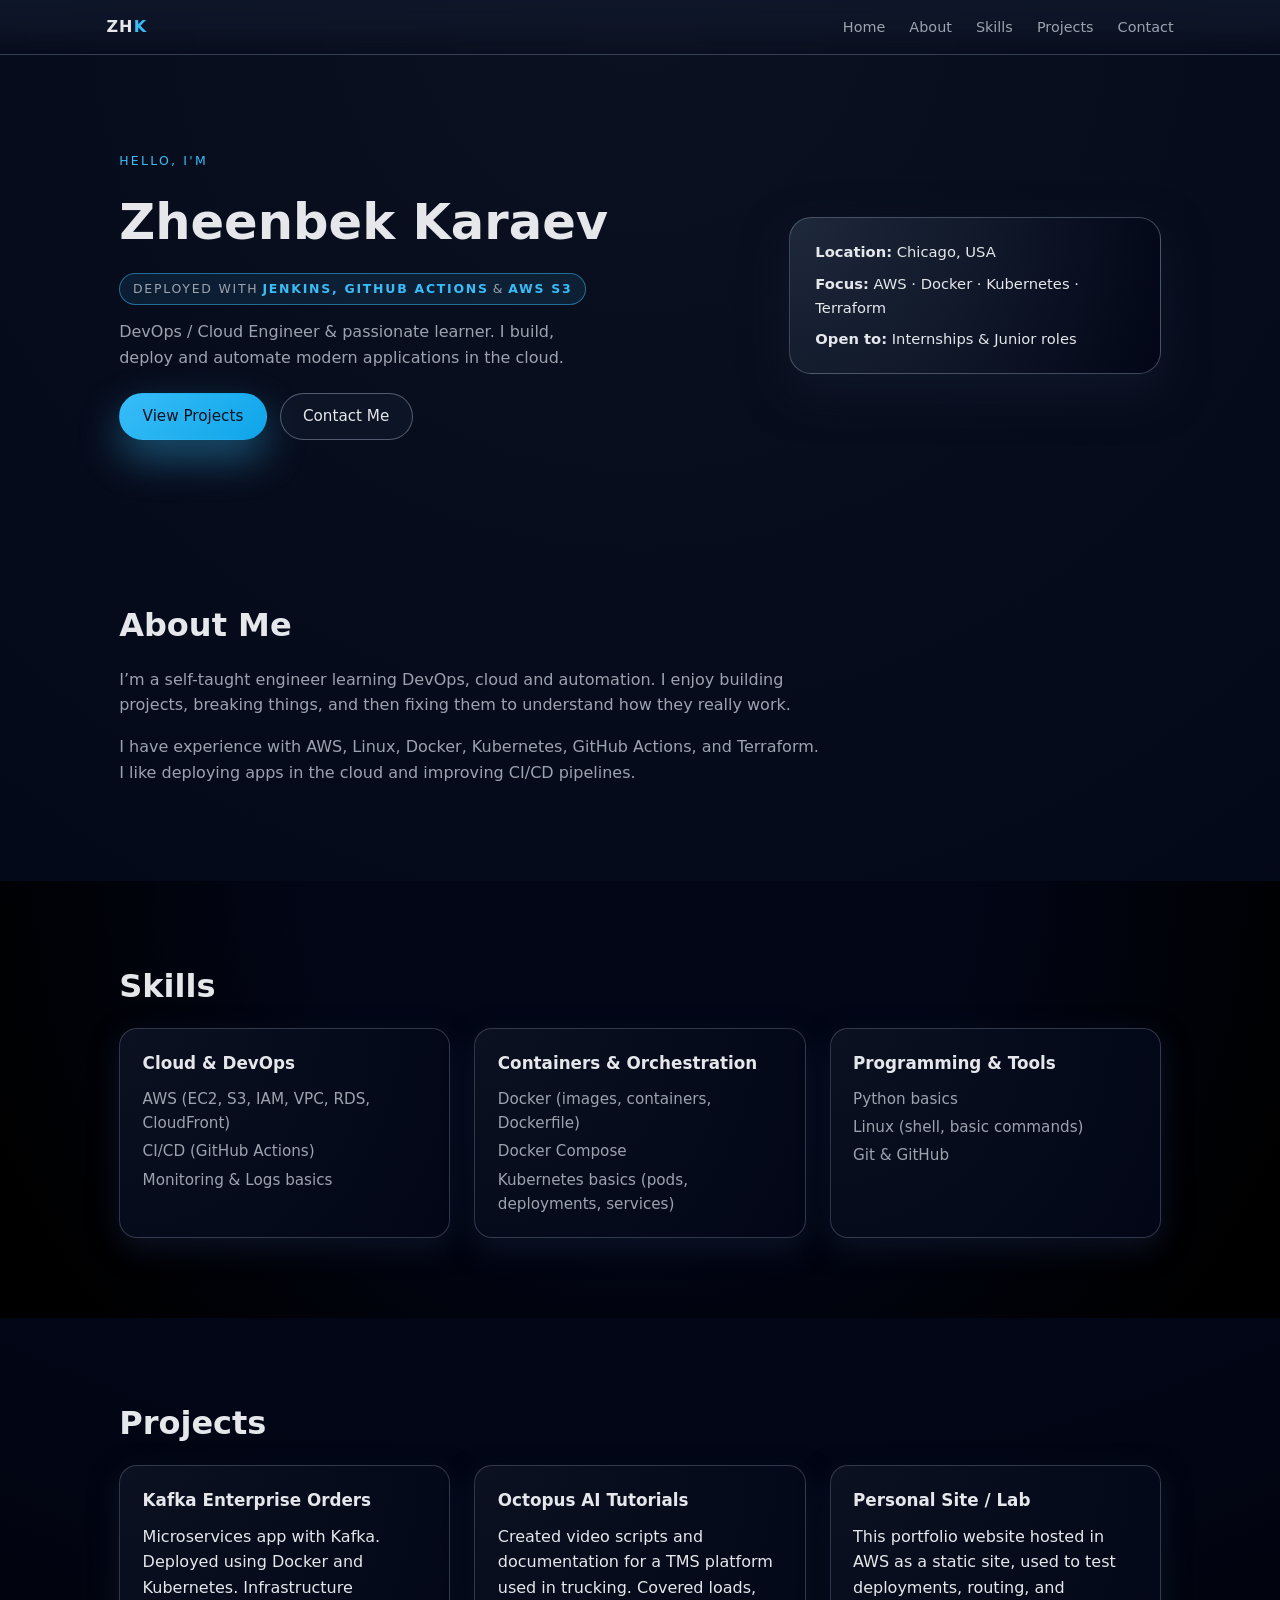
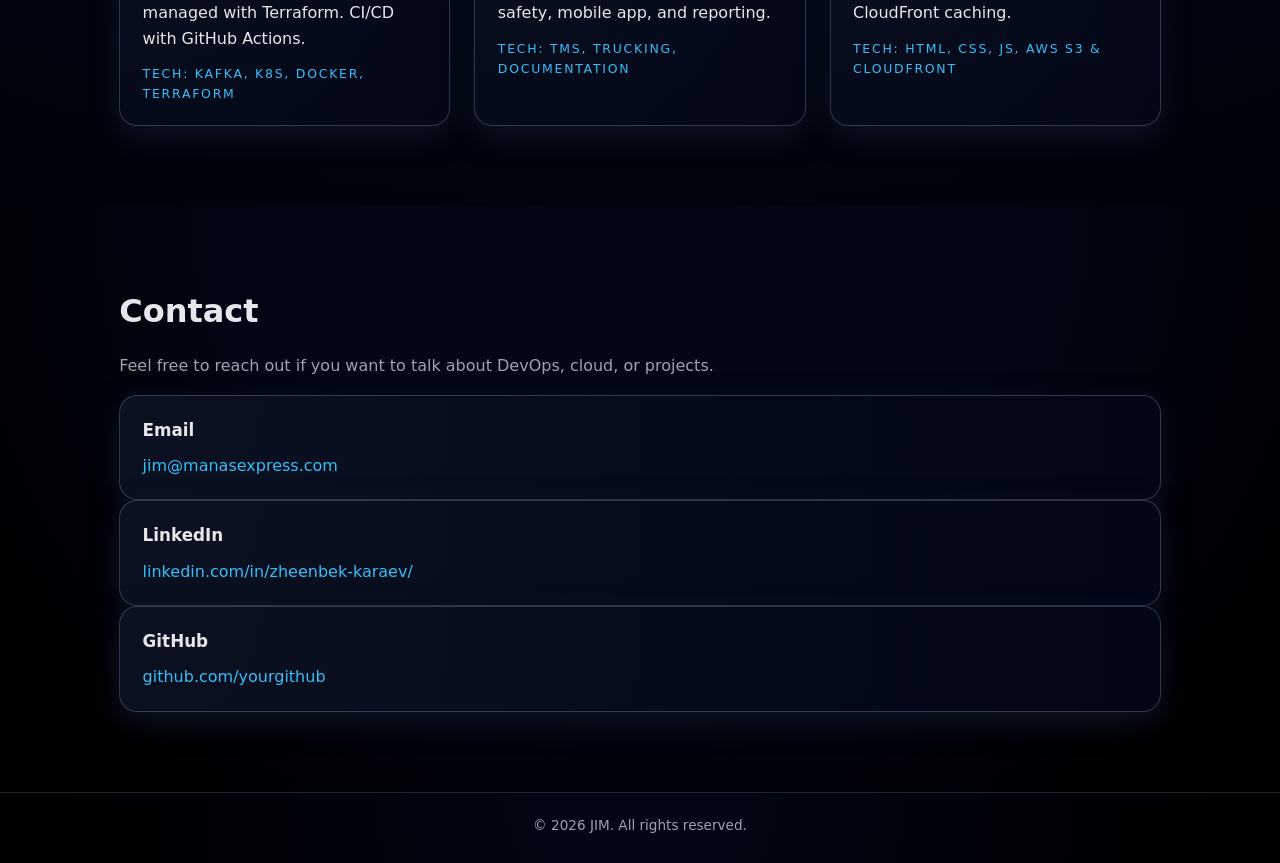
<file: index.html>
<!DOCTYPE html>
<html lang="en">
<head>
  <meta charset="UTF-8" />
  <meta name="viewport" content="width=device-width, initial-scale=1.0" />
  <title>Jim's Portfolio </title>
  <link rel="stylesheet" href="styles.css" />
</head>
<body>
  <header class="header">
    <div class="container header-content">
      <div class="logo">ZH<span>K</span></div>
      <nav class="nav" id="nav">
        <a href="#home">Home</a>
        <a href="about.html">About</a>
        <a href="#skills">Skills</a>
        <a href="#projects">Projects</a>
        <a href="#contact">Contact</a>
      </nav>
      <button class="menu-btn" id="menuBtn">☰</button>
    </div>
  </header>

  <main>
    <!-- HERO / HOME -->
    <section id="home" class="section hero">
  <div class="container hero-content">
    <div>
      <p class="hero-subtitle">Hello, I'm</p>
      <h1 class="hero-title">Zheenbek Karaev</h1>

      <!-- NEW BADGE -->
      <div class="ci-badge">
        Deployed with <span>JENKINS, GitHub Actions</span> &amp; <span>AWS S3</span> </div>

      <p class="hero-text">
        DevOps / Cloud Engineer &amp; passionate learner.  
        I build, deploy and automate modern applications in the cloud.
      </p>
      <div class="hero-buttons">
        <a href="#projects" class="btn primary">View Projects</a>
        <a href="#contact" class="btn secondary">Contact Me</a>
      </div>
    </div>
   <div class="hero-card">
          <p><strong>Location:</strong> Chicago, USA</p>
          <p><strong>Focus:</strong> AWS · Docker · Kubernetes · Terraform</p>
          <p><strong>Open to:</strong> Internships & Junior roles</p>
        </div>
      </div>
    </section>

    <!-- ABOUT -->
    <section id="about" class="section">
      <div class="container">
        <h2 class="section-title">About Me</h2>
        <p class="section-text">
          I’m a self-taught engineer learning DevOps, cloud and automation.
          I enjoy building projects, breaking things, and then fixing them
          to understand how they really work.
        </p>
        <p class="section-text">
          I have experience with AWS, Linux, Docker, Kubernetes, GitHub Actions,
          and Terraform. I like deploying apps in the cloud and improving CI/CD pipelines.
        </p>
      </div>
    </section>

    <!-- SKILLS -->
    <section id="skills" class="section section-alt">
      <div class="container">
        <h2 class="section-title">Skills</h2>
        <div class="grid skills-grid">
          <div class="card">
            <h3>Cloud & DevOps</h3>
            <ul>
              <li>AWS (EC2, S3, IAM, VPC, RDS, CloudFront)</li>
              <li>CI/CD (GitHub Actions)</li>
              <li>Monitoring & Logs basics</li>
            </ul>
          </div>
          <div class="card">
            <h3>Containers & Orchestration</h3>
            <ul>
              <li>Docker (images, containers, Dockerfile)</li>
              <li>Docker Compose</li>
              <li>Kubernetes basics (pods, deployments, services)</li>
            </ul>
          </div>
          <div class="card">
            <h3>Programming & Tools</h3>
            <ul>
              <li>Python basics</li>
              <li>Linux (shell, basic commands)</li>
              <li>Git & GitHub</li>
            </ul>
          </div>
        </div>
      </div>
    </section>

    <!-- PROJECTS -->
    <section id="projects" class="section">
      <div class="container">
        <h2 class="section-title">Projects</h2>
        <div class="grid project-grid">
          <div class="card">
            <h3>Kafka Enterprise Orders</h3>
            <p>
              Microservices app with Kafka. Deployed using Docker and Kubernetes.
              Infrastructure managed with Terraform. CI/CD with GitHub Actions.
            </p>
            <p class="tag">Tech: Kafka, K8s, Docker, Terraform</p>
            <!-- <a href="https://github.com/your-repo" target="_blank" class="link">View on GitHub</a> -->
          </div>
          <div class="card">
            <h3>Octopus AI Tutorials</h3>
            <p>
              Created video scripts and documentation for a TMS platform used in trucking.
              Covered loads, safety, mobile app, and reporting.
            </p>
            <p class="tag">Tech: TMS, Trucking, Documentation</p>
          </div>
          <div class="card">
            <h3>Personal Site / Lab</h3>
            <p>
              This portfolio website hosted in AWS as a static site, used to test
              deployments, routing, and CloudFront caching.
            </p>
            <p class="tag">Tech: HTML, CSS, JS, AWS S3 & CloudFront</p>
          </div>
        </div>
      </div>
    </section>

    <!-- CONTACT -->
    <section id="contact" class="section section-alt">
      <div class="container">
        <h2 class="section-title">Contact</h2>
        <p class="section-text">
          Feel free to reach out if you want to talk about DevOps, cloud, or projects.
        </p>
        <div class="contact-grid">
          <div class="card">
            <h3>Email</h3>
            <p><a href="mailto:jim@manasexpress.com">jim@manasexpress.com</a></p>
          </div>
          <div class="card">
            <h3>LinkedIn</h3>
            <p><a href="https://www.linkedin.com/in/zheenbek-karaev/" target="_blank">linkedin.com/in/zheenbek-karaev/</a></p>
          </div>
          <div class="card">
            <h3>GitHub</h3>
            <p><a href="https://github.com/juzonb1r” target="_blank">github.com/yourgithub</a></p>
          </div>
        </div>
      </div>
    </section>
  </main>

  <footer class="footer">
    <div class="container footer-content">
      <p>© <span id="year"></span> JIM.  All rights reserved.</p>
    </div>
  </footer>

  <script src="script.js"></script>
</body>
</html>
</file>
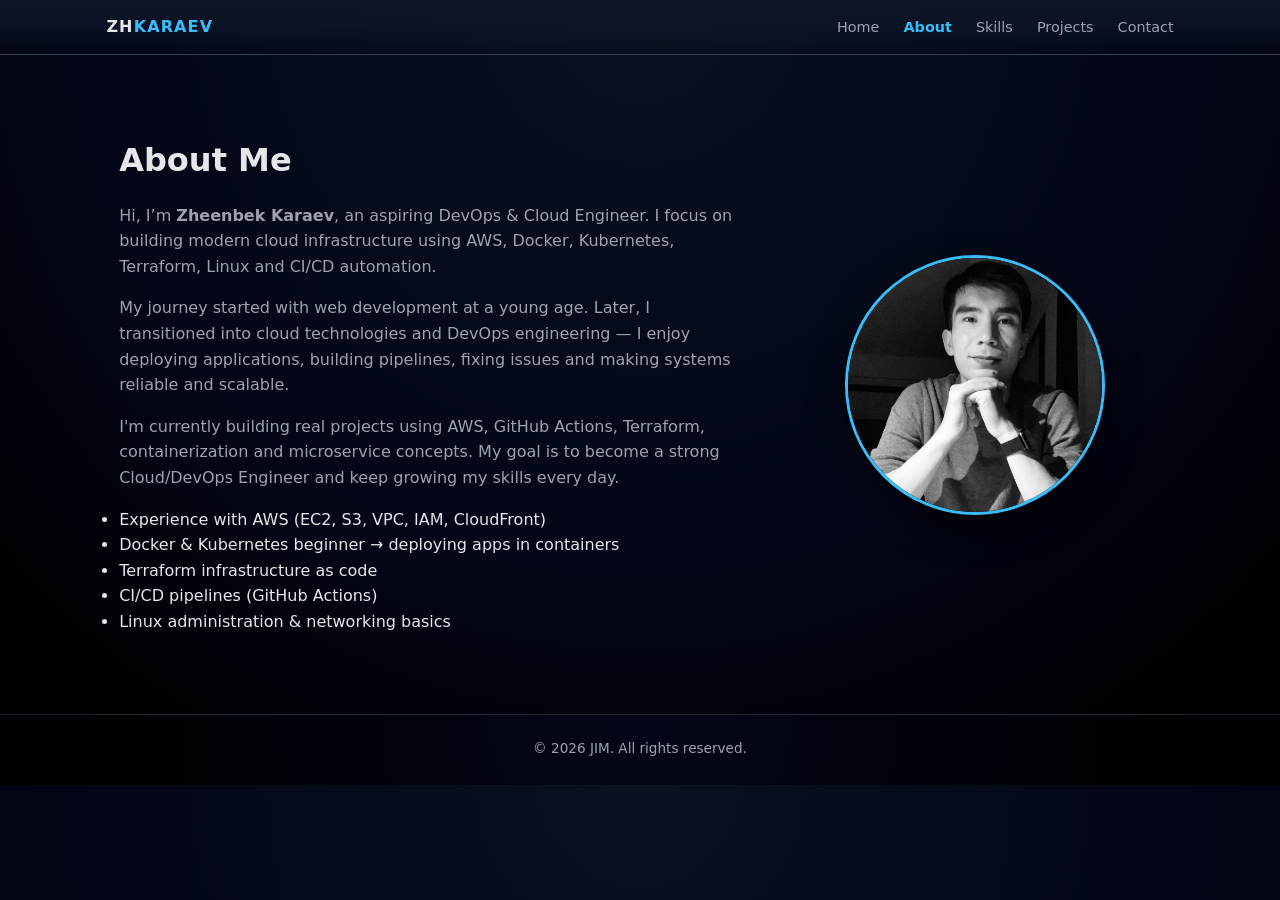
<file: about.html>
<!DOCTYPE html>
<html lang="en">
<head>
  <meta charset="UTF-8" />
  <meta name="viewport" content="width=device-width, initial-scale=1.0" />
  <title>About Me - Zheenbek Karaev</title>
  <link rel="stylesheet" href="styles.css" />
</head>

<body>
  <!-- HEADER -->
  <header class="header">
    <div class="container header-content">
      <div class="logo">ZH<span>KARAEV</span></div>

      <nav class="nav" id="nav">
        <a href="index.html#home">Home</a>
        <a href="about.html" class="active">About</a>
        <a href="index.html#skills">Skills</a>
        <a href="index.html#projects">Projects</a>
        <a href="index.html#contact">Contact</a>
      </nav>

      <button class="menu-btn" id="menuBtn">☰</button>
    </div>
  </header>

  <!-- MAIN CONTENT -->
  <main class="section">
    <div class="container about-grid">

      <div>
        <h1 class="section-title">About Me</h1>

        <p class="section-text">
          Hi, I’m <strong>Zheenbek Karaev</strong>, an aspiring DevOps &amp; Cloud Engineer.
          I focus on building modern cloud infrastructure using AWS, Docker, Kubernetes,
          Terraform, Linux and CI/CD automation.
        </p>

        <p class="section-text">
          My journey started with web development at a young age. Later, I transitioned
          into cloud technologies and DevOps engineering — I enjoy deploying applications,
          building pipelines, fixing issues and making systems reliable and scalable.
        </p>

        <p class="section-text">
          I'm currently building real projects using AWS, GitHub Actions, Terraform,
          containerization and microservice concepts. My goal is to become a strong
          Cloud/DevOps Engineer and keep growing my skills every day.
        </p>

        <ul class="about-list">
          <li>Experience with AWS (EC2, S3, VPC, IAM, CloudFront)</li>
          <li>Docker & Kubernetes beginner → deploying apps in containers</li>
          <li>Terraform infrastructure as code</li>
          <li>CI/CD pipelines (GitHub Actions)</li>
          <li>Linux administration & networking basics</li>
        </ul>
      </div>

      <div class="about-photo-wrapper">
        <img src="img/1234.jpg" alt="Zheenbek Karaev" class="profile-photo">
      </div>

    </div>
  </main>

  <!-- FOOTER -->
  <footer class="footer">
    <div class="container footer-content">
      <p>© <span id="year"></span> JIM. All rights reserved.</p>
    </div>
  </footer>

  <script src="script.js"></script>
</body>
</html>
</file>
<file: styles.css>
/* ===== Base styles ===== */
*,
*::before,
*::after {
  box-sizing: border-box;
  margin: 0;
  padding: 0;
}

:root {
  --bg: #050816;
  --bg-alt: #0f172a;
  --accent: #38bdf8;
  --accent-soft: rgba(56, 189, 248, 0.1);
  --text: #e5e7eb;
  --muted: #9ca3af;
  --card-bg: #020617;
  --border: rgba(148, 163, 184, 0.3);
  --radius-lg: 18px;
  --shadow-soft: 0 18px 45px rgba(15, 23, 42, 0.9);
}

body {
  font-family: system-ui, -apple-system, BlinkMacSystemFont, "Segoe UI",
    sans-serif;
  background: radial-gradient(circle at top, #0b1120, #020617 55%, #000 90%);
  color: var(--text);
  line-height: 1.6;
}

/* ===== Layout ===== */
.container {
  width: 100%;
  max-width: 1080px;
  margin: 0 auto;
  padding: 0 1.2rem;
}

.section {
  padding: 5rem 0;
}

.section-alt {
  background: radial-gradient(circle at top, #020617, #020617 40%, #000 90%);
}

.section-title {
  font-size: 2rem;
  margin-bottom: 1rem;
  font-weight: 700;
}

.section-text {
  color: var(--muted);
  max-width: 700px;
  margin-bottom: 1rem;
}

/* ===== Header ===== */
.header {
  position: sticky;
  top: 0;
  z-index: 50;
  backdrop-filter: blur(18px);
  background: linear-gradient(
    to bottom,
    rgba(15, 23, 42, 0.9),
    rgba(15, 23, 42, 0.7),
    transparent
  );
  border-bottom: 1px solid rgba(148, 163, 184, 0.3);
}

.header-content {
  display: flex;
  align-items: center;
  justify-content: space-between;
  padding: 0.9rem 0.4rem;
}

.logo {
  font-weight: 700;
  letter-spacing: 0.07em;
  text-transform: uppercase;
  font-size: 1rem;
}

.logo span {
  color: var(--accent);
}

.nav {
  display: flex;
  gap: 1.5rem;
  align-items: center;
}

.nav a {
  color: var(--muted);
  text-decoration: none;
  font-size: 0.9rem;
  position: relative;
}

.nav a::after {
  content: "";
  position: absolute;
  left: 0;
  bottom: -0.25rem;
  width: 0;
  height: 2px;
  background: var(--accent);
  transition: width 0.2s ease;
}

.nav a:hover {
  color: var(--text);
}

.nav a:hover::after {
  width: 100%;
}

/* Mobile menu button */
.menu-btn {
  display: none;
  background: transparent;
  border: none;
  font-size: 1.6rem;
  color: var(--text);
  cursor: pointer;
}

/* ===== Hero ===== */
.hero {
  padding-top: 6rem;
}

.hero-content {
  display: grid;
  grid-template-columns: minmax(0, 2.2fr) minmax(0, 1.3fr);
  gap: 2.5rem;
  align-items: center;
}

.hero-subtitle {
  color: var(--accent);
  text-transform: uppercase;
  letter-spacing: 0.18em;
  font-size: 0.78rem;
  margin-bottom: 0.7rem;
}

.hero-title {
  font-size: clamp(2.3rem, 4vw, 3.1rem);
  font-weight: 800;
  margin-bottom: 0.7rem;
}

.hero-text {
  color: var(--muted);
  max-width: 480px;
  margin-bottom: 1.4rem;
}

.hero-buttons {
  display: flex;
  flex-wrap: wrap;
  gap: 0.8rem;
}

/* Buttons */
.btn {
  display: inline-flex;
  align-items: center;
  justify-content: center;
  padding: 0.65rem 1.4rem;
  border-radius: 999px;
  border: 1px solid transparent;
  text-decoration: none;
  font-size: 0.95rem;
  cursor: pointer;
  transition: transform 0.12s ease, box-shadow 0.12s ease,
    background-color 0.12s ease, border-color 0.12s ease;
  white-space: nowrap;
}

.btn.primary {
  background: linear-gradient(135deg, #38bdf8, #0ea5e9);
  color: #0b1120;
  box-shadow: 0 18px 40px rgba(56, 189, 248, 0.4);
}

.btn.primary:hover {
  transform: translateY(-1px);
  box-shadow: 0 24px 60px rgba(56, 189, 248, 0.45);
}

.btn.secondary {
  background: rgba(15, 23, 42, 0.8);
  color: var(--text);
  border-color: rgba(148, 163, 184, 0.5);
}

.btn.secondary:hover {
  background: rgba(15, 23, 42, 0.9);
}

/* Hero card */
.hero-card {
  background: radial-gradient(circle at top left, #1e293b, #020617);
  border-radius: 22px;
  border: 1px solid rgba(148, 163, 184, 0.4);
  padding: 1.4rem 1.6rem;
  box-shadow: var(--shadow-soft);
  font-size: 0.92rem;
}

.hero-card p + p {
  margin-top: 0.5rem;
}

/* ===== Grid & cards ===== */
.grid {
  display: grid;
  gap: 1.5rem;
}

.skills-grid {
  grid-template-columns: repeat(auto-fit, minmax(250px, 1fr));
}

.project-grid {
  grid-template-columns: repeat(auto-fit, minmax(270px, 1fr));
}

.contact-grid {
  grid-template-columns: repeat(auto-fit, minmax(200px, 1fr));
}

.card {
  background: radial-gradient(circle at top left, #0b1120, #020617);
  border-radius: var(--radius-lg);
  border: 1px solid var(--border);
  padding: 1.3rem 1.4rem;
  box-shadow: 0 10px 28px rgba(15, 23, 42, 0.8);
}

.card h3 {
  font-size: 1.05rem;
  margin-bottom: 0.6rem;
}

.card ul {
  list-style: none;
  color: var(--muted);
  font-size: 0.95rem;
}

.card ul li + li {
  margin-top: 0.25rem;
}

.tag {
  margin-top: 0.8rem;
  font-size: 0.78rem;
  text-transform: uppercase;
  letter-spacing: 0.14em;
  color: var(--accent);
}

.link {
  display: inline-block;
  margin-top: 0.6rem;
  font-size: 0.9rem;
  color: var(--accent);
  text-decoration: none;
}

.link:hover {
  text-decoration: underline;
}

/* ===== Contact ===== */
#contact a {
  color: var(--accent);
  text-decoration: none;
}

#contact a:hover {
  text-decoration: underline;
}

/* ===== Footer ===== */
.footer {
  border-top: 1px solid rgba(31, 41, 55, 0.9);
  padding: 1.4rem 0 1.6rem;
  background: radial-gradient(circle at top, #020617, #000 90%);
}

.footer-content {
  text-align: center;
  font-size: 0.85rem;
  color: var(--muted);
}

/* ===== Responsive ===== */
@media (max-width: 768px) {
  .hero-content {
    grid-template-columns: 1fr;
  }

  .hero-card {
    order: -1;
  }

  .nav {
    position: absolute;
    right: 1rem;
    top: 3.1rem;
    flex-direction: column;
    align-items: flex-start;
    background: rgba(15, 23, 42, 0.98);
    padding: 0.8rem 1rem;
    border-radius: 12px;
    border: 1px solid rgba(148, 163, 184, 0.4);
    display: none;
  }

  .nav.show {
    display: flex;
  }

  .menu-btn {
    display: block;
  }

  .header-content {
    padding-inline: 0;
  }
}

.about-grid {
  display: grid;
  grid-template-columns: 1.4fr 1fr;
  gap: 2rem;
  align-items: center;
}

@media (max-width: 768px) {
  .about-grid {
    grid-template-columns: 1fr;
  }
}

.ci-badge {
  display: inline-flex;
  align-items: center;
  gap: 0.25rem;
  margin-bottom: 0.9rem;
  padding: 0.3rem 0.8rem;
  border-radius: 999px;
  background: var(--accent-soft);
  border: 1px solid rgba(56, 189, 248, 0.5);
  font-size: 0.78rem;
  text-transform: uppercase;
  letter-spacing: 0.14em;
  color: var(--muted);
}

.ci-badge span {
  color: var(--accent);
  font-weight: 600;
}

.about-grid {
  display: grid;
  grid-template-columns: minmax(0, 1.6fr) minmax(0, 1fr);
  gap: 2.2rem;
  align-items: center;
}

.profile-photo {
  width: 260px;
  height: 260px;
  max-width: 100%;
  object-fit: cover;
  border-radius: 50%;
  border: 3px solid var(--accent);
  box-shadow: 0 14px 34px rgba(0, 0, 0, 0.6);
}

/* Мобильная адаптация */
@media (max-width: 768px) {
  .about-grid {
    grid-template-columns: 1fr;
    text-align: left;
  }

  .about-grid > div:last-child {
    display: flex;
    justify-content: center;
  }
}

.nav a.active {
  color: var(--accent);
  font-weight: 600;
}

.about-grid {
  display: grid;
  grid-template-columns: minmax(0, 1.7fr) minmax(0, 1fr);
  gap: 2.4rem;
  align-items: center;
}

/* Контейнер, чтобы картинка не растягивалась */
.about-photo-wrapper {
  display: flex;
  justify-content: center;
  align-items: center;
}

.profile-photo {
  width: 260px;          /* Фиксированная ширина */
  height: 260px;         /* Фиксированная высота */
  object-fit: cover;     /* Картинка не растягивается */
  border-radius: 50%;    /* Делаем круглую */
  border: 3px solid var(--accent);
  box-shadow: 0 14px 34px rgba(0, 0, 0, 0.6);
  max-width: 100%;       /* Чтобы не выходила за рамки */
}

/* Мобильная версия */
@media (max-width: 768px) {
  .about-grid {
    grid-template-columns: 1fr;
    text-align: left;
  }

  .about-photo-wrapper {
    margin-top: 1.5rem;
    justify-content: center;
  }
}

.logo {
  color: var(--text);
  font-weight: 700;
  letter-spacing: 0.07em;
  text-transform: uppercase;
  font-size: 1rem;
  text-decoration: none;  /* чтобы убрать подчеркивание */
}

.logo span {
  color: var(--accent);
}
</file>
